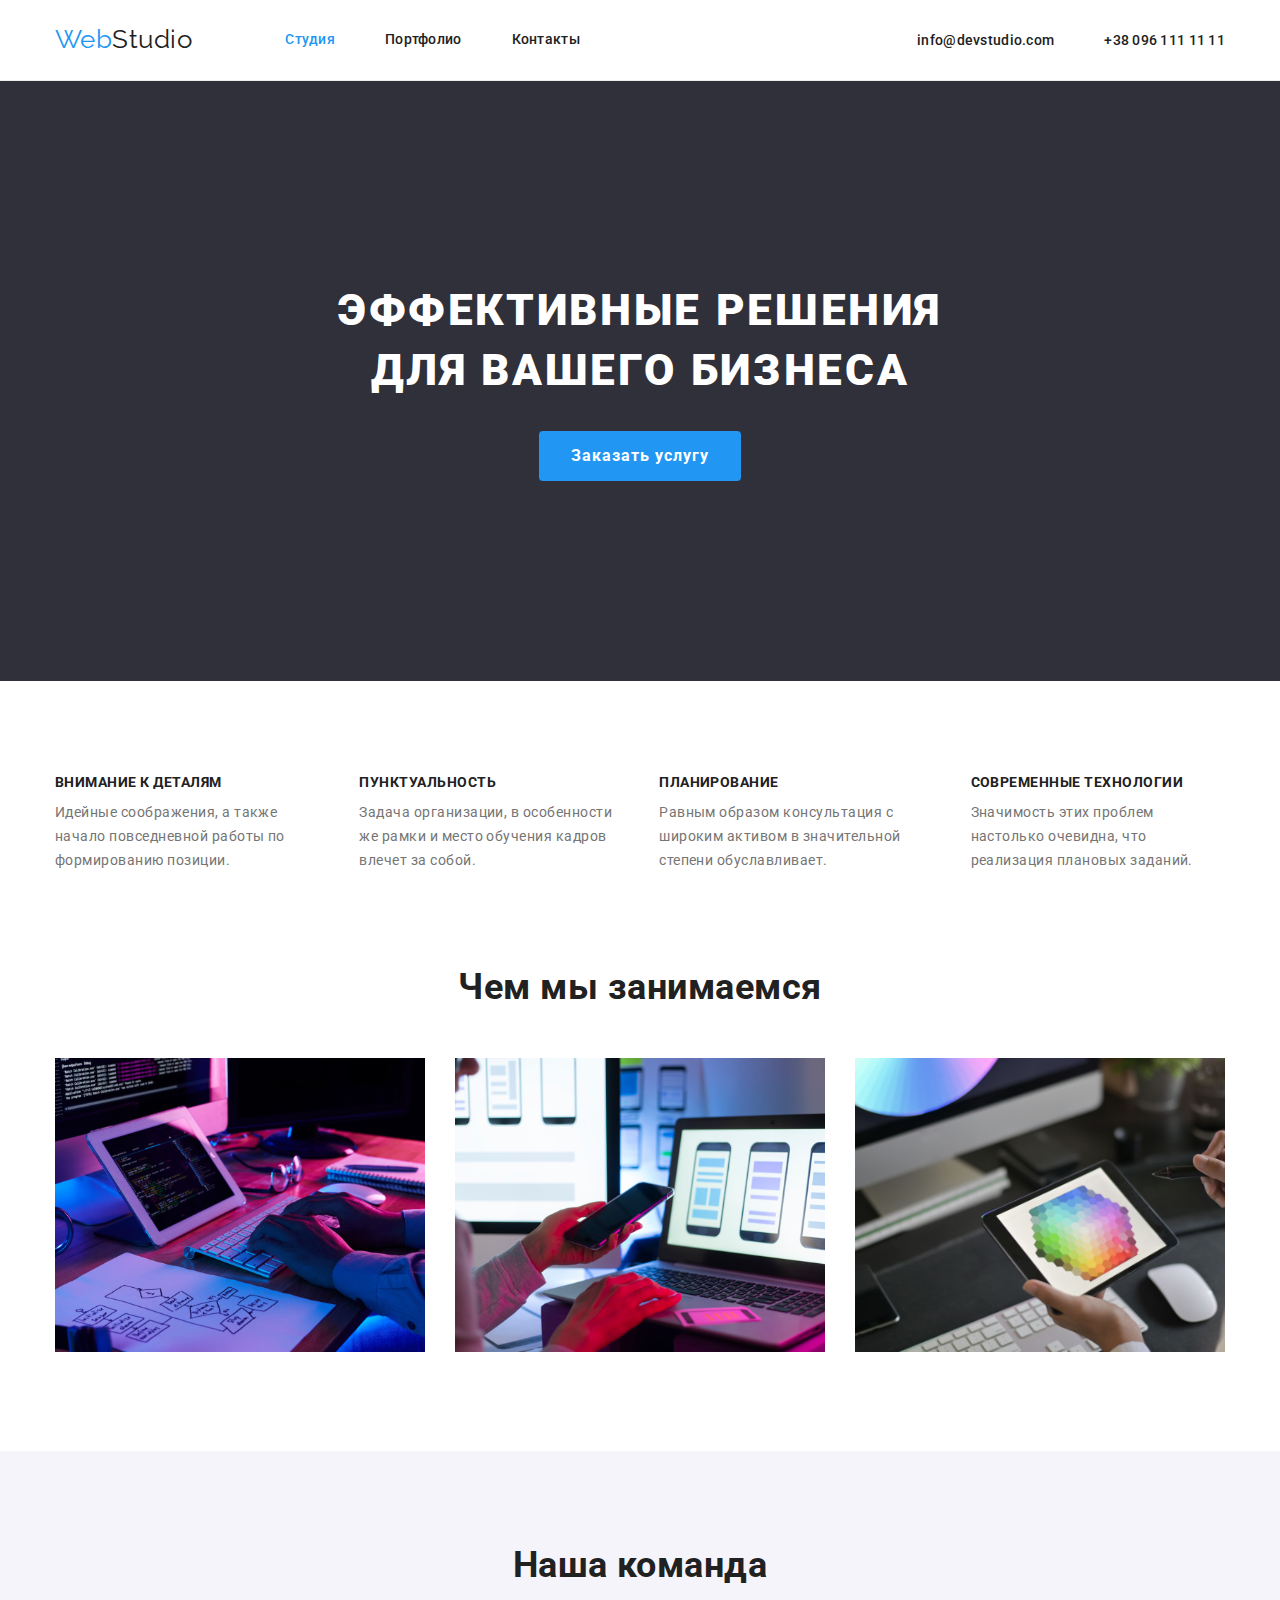
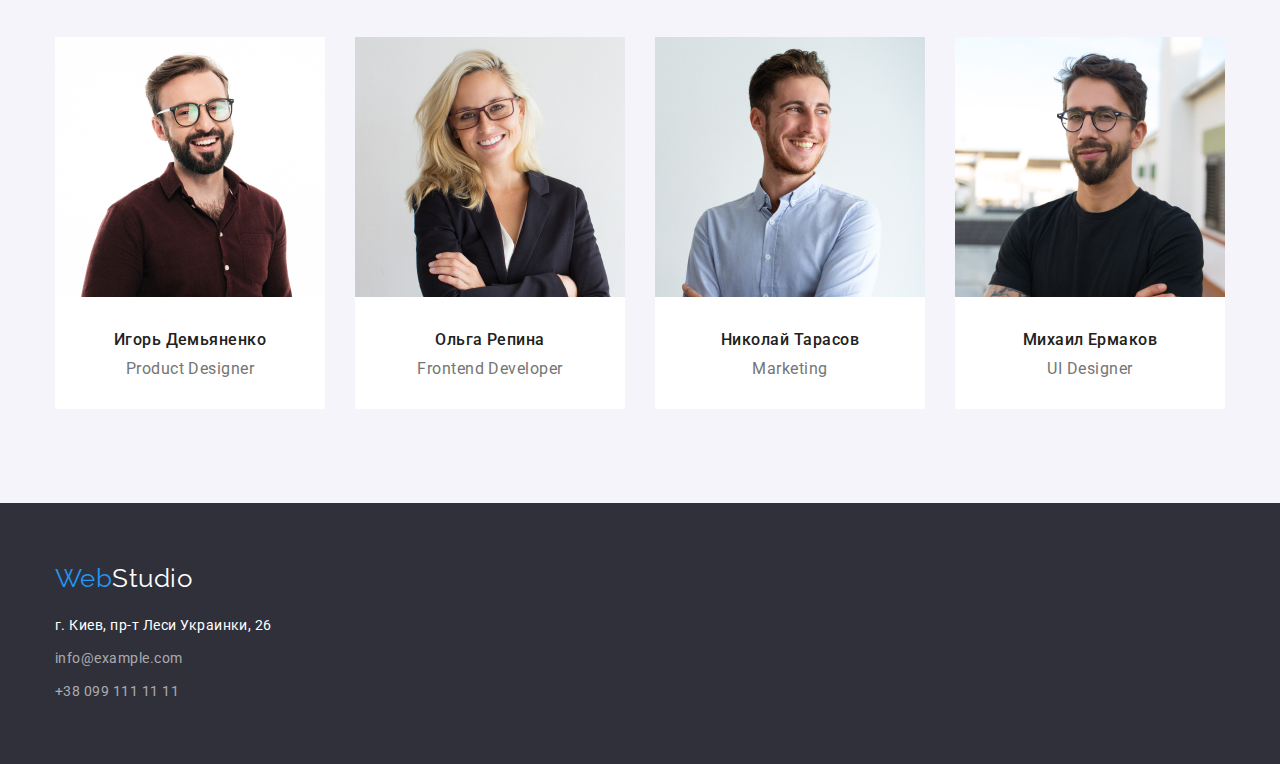
<file: index.html>
<!DOCTYPE html>
<html lang="en">
<head>
    <meta charset="UTF-8">
    <meta name="viewport" content="width=device-width, initial-scale=1.0">
    <title>Document</title>
    <link href="https://fonts.googleapis.com/css2?family=Raleway:wght@700&family=Roboto:wght@400;500;700;900&display=swap" 
          rel="stylesheet">
    <link rel="stylesheet" href="https://cdnjs.cloudflare.com/ajax/libs/modern-normalize/1.0.0/modern-normalize.min.css">
    <link rel="stylesheet" href="./css/styles.css">
</head>
<body>
  <header class="page-header">
    <nav class="container nav-flex">
      <a class="header-link" href="./index.html">
        <span class="name-company">Web</span>Studio          
      </a>
      <ul class="site-nav list">
        <li class="item"> <a href="" class="current link">Студия</a> </li>
        <li class="item"> <a href="./portfolio.html" class="link">Портфолио</a> </li>
        <li class="item"> <a href="" class="link" >Контакты</a> </li>
      </ul>        

      <ul class="site-info list">
        <li class="item"> <a href="mailto:info@devstudio.com" class="link">info@devstudio.com</a> </li>
        <li class="item"> <a href="tel:+380961111111" class="link">+38 096 111 11 11</a> </li>
      </ul>       
    </nav>
  </header>

    <main>
        <!--шапка-->
        <section class="hero">
            <h1 class="hero-title">Эффективные решения <br>для вашего бизнеса</h1>
            <button class="button secondary">Заказать услугу</button>
        </section>
        <!--особенности-->
        <section class="advantages">
            <div class="container">
                <h2 class="section-title">особенности и преимущества</h2>
                <ul class="advantages list">
                    <li class="item"> 
                        <h3>Внимание к деталям</h3>
                        <p>Идейные соображения, а также начало повседневной работы по формированию позиции.</p>
                    </li>
                    <li class="item"> 
                        <h3>Пунктуальность</h3>
                        <p>Задача организации, в особенности же рамки и место обучения кадров влечет за собой.</p>
                    </li>
                    <li class="item"> 
                        <h3>Планирование</h3>
                        <p>Равным образом консультация с широким активом в значительной степени обуславливает.</p>
                    </li>
                    <li class="item"> 
                        <h3>Современные технологии</h3>
                        <p>Значимость этих проблем настолько очевидна, что реализация плановых заданий.</p>
                    </li>
                </ul>
    
            </div>
        </section>
        <!--примеры-работ-->
        <section class="examples">
            <div class="container">
                <h2 class="section-title">Чем мы занимаемся</h2>
            <ul class="examples list">
                <li>
                    <img src="./images/1.svg" width="370" alt="картинка 1">
                </li>
                <li>
                    <img src="./images/2.svg" width="370" alt="картинка 2">
                </li>
                <li>
                    <img src="./images/3.svg" width="370" alt="картинка 3">
                </li>
            </ul>
            </div>
        </section>
        <!--команда-->
        <section class="team">
            <div class="container">
                <h2 class="section-title">Наша команда</h2>
            <ul class="team list">
                <li>
                    <figure>
                        <img class="foto" src="./images/Product-Designer.jpg" width="270" alt="Product Designer">
                        <figcaption>
                            <h3>Игорь Демьяненко</h3>
                            <p>Product Designer</p>
                        </figcaption>
                    </figure>
                </li>
                <li>
                    <figure>
                        <img class="foto" src="./images/Frontend-Developer.jpg" width="270" alt="Frontend Developer">
                        <figcaption>
                            <h3>Ольга Репина</h3>
                            <p>Frontend Developer</p>
                        </figcaption>
                    </figure>
                </li>
                <li>
                    <figure>
                        <img class="foto" src="./images/Marketing.jpg" width="270" alt="Marketing">
                        <figcaption>
                            <h3>Николай Тарасов</h3>
                            <p>Marketing</p>
                        </figcaption>
                    </figure>
                </li>
                <li>
                    <figure>
                        <img class="foto" src="./images/UI-Designer.jpg" width="270" alt="UI Designer">
                        <figcaption>
                            <h3>Михаил Ермаков</h3>
                            <p>UI Designer</p>
                        </figcaption>
                    </figure>
                </li>
            </ul>
            </div>
        </section>
    </main>

    <footer class="footer">
        <div class="container">
            <a class="header-link" href="./index.html">
                <span class="name-company">Web</span>Studio          
              </a>
              <address class="footer-address">
                <span class="item">
                  г. Киев, пр-т Леси Украинки, 26
                </span>
                <a class="item" href="mailto:info@example.com">info@example.com</a>
                <a class="item" href="tel:+380991111111">+38 099 111 11 11</a>
              </address>
        </div>
  </footer>
</body>
</html>
</file>
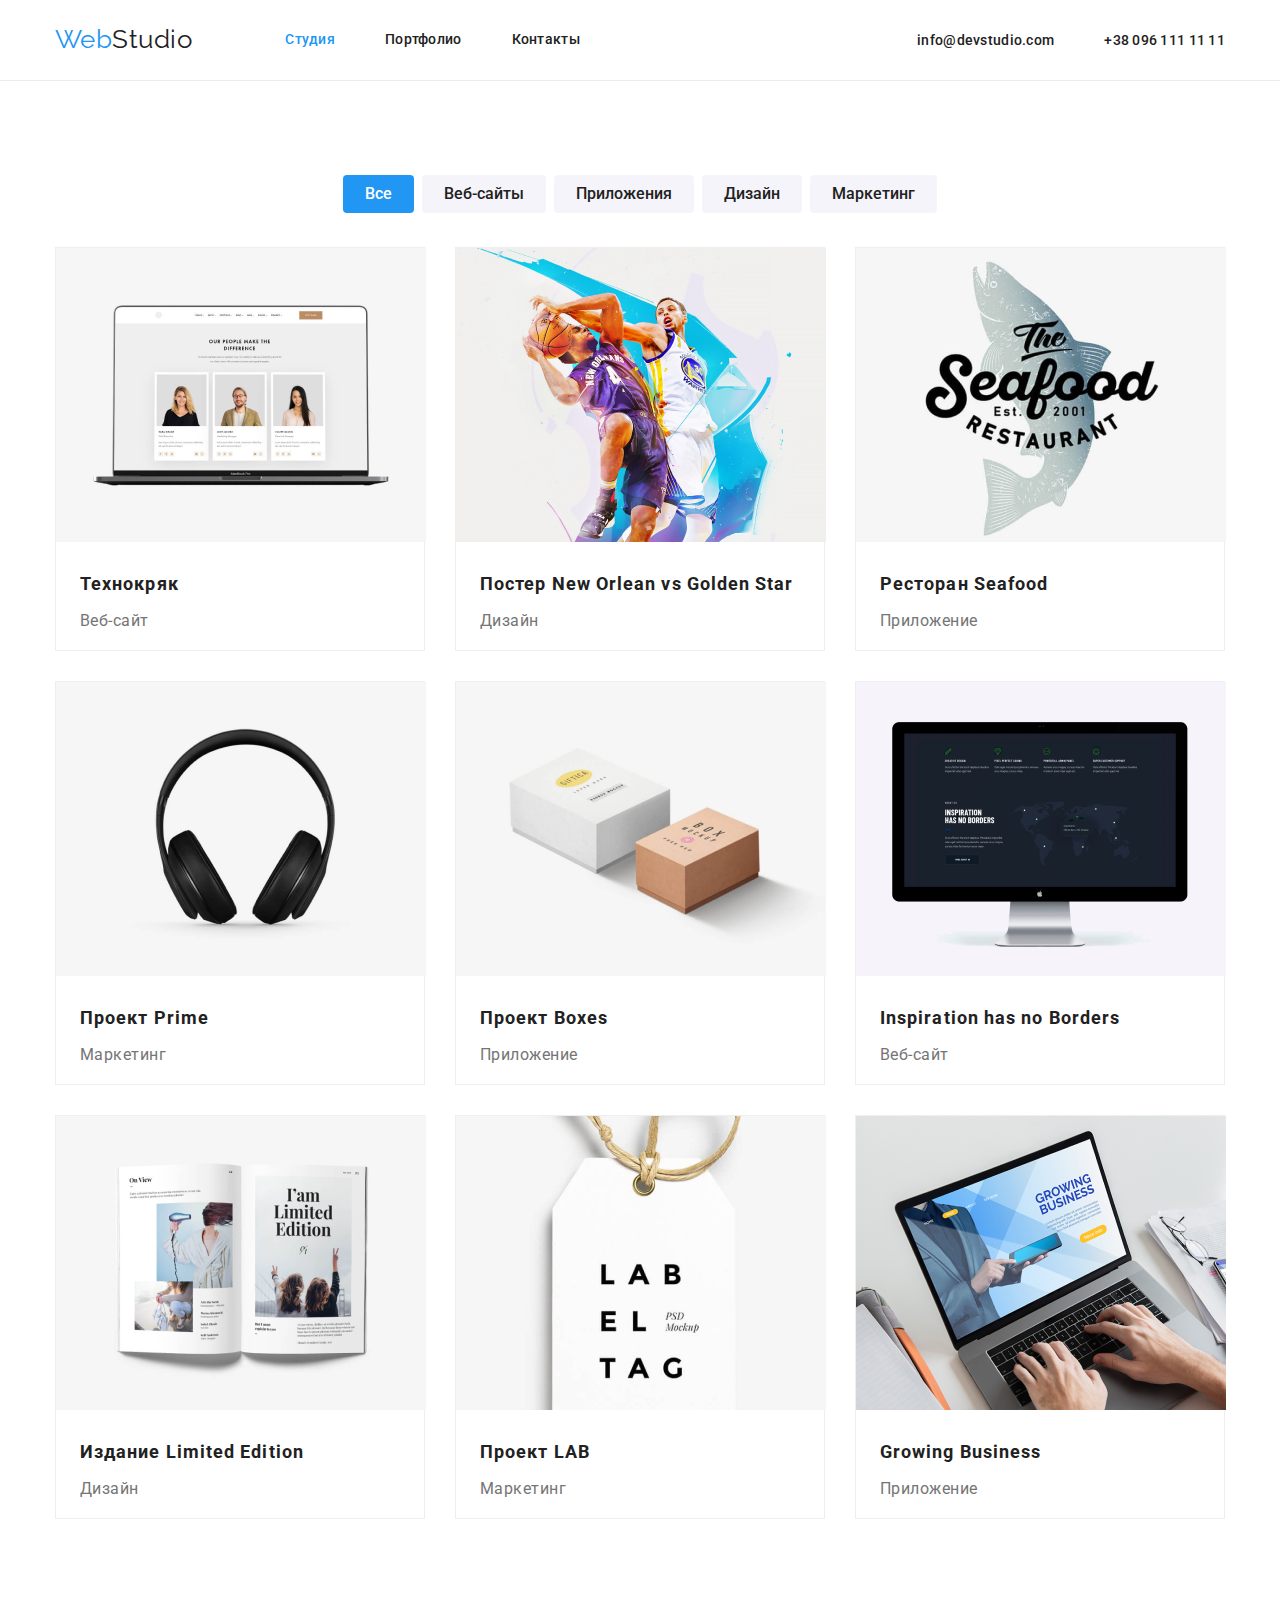
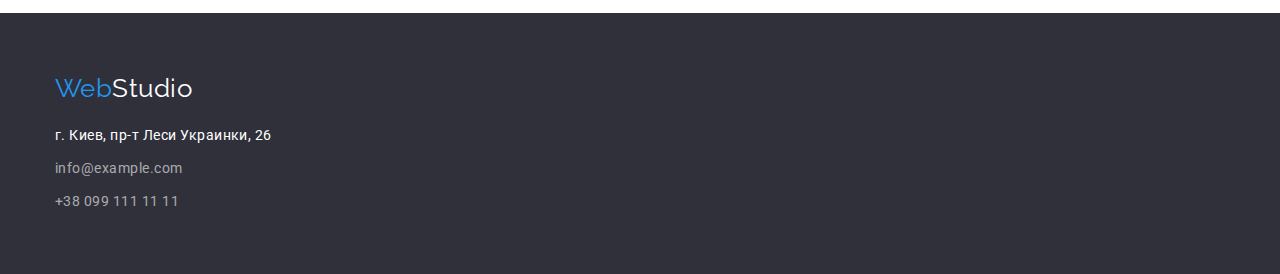
<file: portfolio.html>
<!DOCTYPE html>
<html lang="en">
<head>
    <meta charset="UTF-8">
    <meta name="viewport" content="width=device-width, initial-scale=1.0">
    <title>Document</title>
    <link 
    href="https://fonts.googleapis.com/css2?family=Raleway:wght@700&family=Roboto:wght@400;500;700&display=swap" 
    rel="stylesheet">
    <link rel="stylesheet" href="https://cdnjs.cloudflare.com/ajax/libs/modern-normalize/1.0.0/modern-normalize.min.css">
    <link rel="stylesheet" href="./css/styles.css">
</head>
<body>
    <header class="page-header">
        <nav class="container nav-flex">
          <a class="header-link" href="./index.html">
            <span class="name-company">Web</span>Studio          
          </a>
          <ul class="site-nav list">
            <li class="item"> <a href="./index.html" class="current link">Студия</a> </li>
            <li class="item"> <a href="./portfolio.html" class="link">Портфолио</a> </li>
            <li class="item"> <a href="" class="link" >Контакты</a> </li>
          </ul>        
    
          <ul class="site-info list">
            <li class="item"> <a href="mailto:info@devstudio.com" class="link">info@devstudio.com</a> </li>
            <li class="item"> <a href="tel:+380961111111" class="link">+38 096 111 11 11</a> </li>
          </ul>       
        </nav>
      </header>
    
    <!-- портфолио -->
    <main>
        <section class="portfolio container">
            <h1>портфолио</h1>
            <ul class="list button-flex">
                <li class="item">  
                    <button class="button secondary current" >Все</button>
                </li>
                <li class="item"> 
                    <button class="button primary" >Веб-сайты</button> 
                </li>
                <li class="item"> 
                    <button class="button primary" >Приложения</button>
                </li>
                <li class="item"> 
                    <button class="button primary" >Дизайн</button>
                </li>
                <li class="item"> 
                    <button class="button primary" >Маркетинг</button>
                </li>
            </ul>
            <ul class="works list">
                <li class="item">
                    <img src="./images/portfolio/website-tehnokryak.png" width="370" alt="сайт-технокряк">
                    <h2>Технокряк</h2>
                    <p>Веб-сайт</p>    
                </li>
                <li class="item">
                    <img src="./images/portfolio/design-basketball.png" width="370" alt="Постер New Orlean vs Golden Star">
                    <h2>Постер New Orlean vs Golden Star</h2>
                    <p>Дизайн</p>    
                </li>
                <li class="item">
                    <img src="./images/portfolio/app-restaurant.png" width="370" alt="Ресторан Seafood">
                    <h2>Ресторан Seafood</h2>
                    <p>Приложение</p>    
                </li>
                <li class="item">
                    <img src="./images/portfolio/project-prime.png" width="370" alt="Проект Prime">
                    <h2>Проект Prime</h2>
                    <p>Маркетинг</p>    
                </li>
                <li class="item">
                    <img src="./images/portfolio/app-boxes.png" width="370" alt="Проект Boxes">
                    <h2>Проект Boxes</h2>
                    <p>Приложение</p>    
                </li>
                <li class="item">
                    <img src="./images/portfolio/website-inspiration.png" width="370" alt="Inspiration has no Borders">
                    <h2>Inspiration has no Borders</h2>
                    <p>Веб-сайт</p>    
                </li>
                <li class="item">
                    <img src="./images/portfolio/design-magazine.png" width="370" alt="Издание Limited Edition">
                    <h2>Издание Limited Edition</h2>
                    <p>Дизайн</p>    
                </li>
                <li class="item">
                    <img src="./images/portfolio/project-lab.png" width="370" alt="Проект LAB">
                    <h2>Проект LAB</h2>
                    <p>Маркетинг</p>    
                </li>
                <li class="item">
                    <img src="./images/portfolio/app-business.png" width="370" alt="Growing Business">
                    <h2>Growing Business</h2>
                    <p>Приложение</p>    
                </li>
            </ul>            
        </section>    
    </main>

    <footer class="footer">
        <div class="container">
            <a class="header-link" href="./index.html">
                <span class="name-company">Web</span>Studio          
              </a>
              <address class="footer-address">
                <span class="item">
                  г. Киев, пр-т Леси Украинки, 26
                </span>
                <a class="item" href="mailto:info@example.com">info@example.com</a>
                <a class="item" href="tel:+380991111111">+38 099 111 11 11</a>
              </address>
        </div>
  </footer>
</body>
</html>
</file>
<file: css/styles.css>
:root {
    --primary-text-color: #212121;
    --activ-text-color: #2196F3;
    --secondary-text-colr: #757575;
    --secondary-bg-color: #F5F4FA;
    --primary-bg-color:  #fff;
    --third-bg-color: #2F303A;
}

body {
    background-color: #fff;
    color: var(--primary-text-color);
    font-family: Roboto, sans-serif;
    letter-spacing: 0.03em;
}

/* header */

.page-header {
    border-bottom: 1px solid #ECECEC;
}

.header-link {
    color: var(--primary-text-color);
    font-family: Raleway, sans-serif;
    font-size: 26px;
    line-height: 1.2;
    text-decoration: none;
}

.name-company {
    color: var(--activ-text-color);
}

.list {
list-style: none;
padding: 0;
margin: 0;
}

.site-info a {
    color: var(--primary-text-color); 
    font-weight: 500;
    font-size: 14px;
    line-height: 1.14;
    letter-spacing: 0.02em;  
    text-decoration: none; 
}

.site-info{
    display: flex;
    margin-left: auto;
}

.site-info .link{
    padding-top: 32px;
    padding-bottom: 32px;
}

.site-info .item + .item{
    margin-left: 50px;
}

.nav-flex{
    display: flex;
    align-items: center;
}

.site-nav {
    display: flex;
    margin-left: 93px;
}

.site-nav .link{
    display: block;
    padding-top: 32px;
    padding-bottom: 32px;
}

.site-nav .item:not(:last-child) {
    margin-right: 50px;
}

.site-nav a {
    color: var(--primary-text-color);
    font-weight: 500;
    font-size: 14px;
    line-height: 1.14;
    letter-spacing: 0.02em;
    text-decoration: none;
}

.site-nav a.current {
    color: var(--activ-text-color);
}

.site-info a:hover, 
.site-info a:focus {
    color: var(--activ-text-color);
}

.site-nav a:hover, 
.site-nav a:focus {
    color: var(--activ-text-color);
}


.container {
    margin-left: auto;
    margin-right: auto;
    width: 1200px;
    padding: 0px 15px;
}

/* hero */

.hero {
    text-align: center;
    padding-bottom: 200px;
    padding-top: 200px;
    margin-bottom: 94px;
    background-color: var(--third-bg-color);
    height: 600px;
}

.hero-title {
    margin-top: 0;
    margin-bottom: 30px;
    font-weight: 900;
    font-size: 44px;
    line-height: 1.36;
    letter-spacing: 0.06em;
    text-transform: uppercase;
    color: #ffffff

}

.hero button {
    font-weight: 700;
    font-size: 16px;
    line-height: 1.87;
    text-align: center;
    letter-spacing: 0.06em;
    padding: 10px 32px;
}

/* advantages */

.advantages {
    margin-bottom: 94px;
}


.advantages.list {
    display: flex;
}

.advantages.list .item {
    width: calc((100%-90px)/4);
    margin-right: 30px;
}

.advantages.list .item:nth-child(4n) {
    margin-right: 0;
}

.advantages .section-title {
    display: none;
}

.advantages p {
    color: var(--secondary-text-colr);

font-weight: 400;
font-size: 14px;
line-height: 1.71;
margin-top: 0;
margin-bottom: 0;
}

.advantages h3 {
    font-weight: 700;
    font-size: 14px;
    line-height: 1.14;
    text-transform: uppercase;
    margin-top: 0;
    margin-bottom: 10px;
}

.section-title {
    margin-top: 0;
    margin-bottom: 50px;
    font-weight: 700;
    font-size: 36px;
    line-height: 1.16;
    text-align: center;
}


/* examples */

.examples {
    margin-bottom: 94px;
}

.examples.list {
    display: flex;
}


.examples.list li:not(:last-child) {
    margin-right: 30px;
}


/* team */

.team {
    background-color: var(--secondary-bg-color);

}

.team > div {
    padding-bottom: 94px;
    padding-top: 94px;
}

.team p {
    color: var(--secondary-text-colr);
    font-weight: 400;
    font-size: 16px;
    line-height: 1.18;
    text-align: center;
    margin: 0;
}

.team h3 {
    font-weight: 500;
    font-size: 16px;
    line-height: 1.18;
    text-align: center;
    margin-top: 0;
    margin-bottom: 10px;
}

.team .section-title {

}

.team figure {
    margin: 0;
    background-color: #fff;
    padding-bottom: 30px;
}

.team .foto {
    margin-bottom: 30px;
}

.team.list {
    display: flex;
}

.team.list li {
    width: calc((100%-90)/4);
}

.team.list li:not(:last-child) {
    margin-right: 30px;
}

/* footer */

.footer {
    background-color: var(--third-bg-color);
}

.footer .header-link {
    color: #ffffff;
}

.footer-address > span {
    color: #ffffff;
}

.footer     .container {
    padding-top: 60px;
    padding-bottom: 60px;
}


.footer-address .item + .item {
    margin-top: 9px;
}

.footer-address {
    display: flex;
    flex-direction: column;
    margin-top: 20px;
    
    font-style: normal;
    font-weight: 400;
    font-size: 14px;
    line-height: 1.71;    
}

.footer-address a {
    color: rgba(255, 255, 255, 0.6);
    text-decoration: none;
}


/* button */

.button {
    background-color: var(--secondary-bg-color);
    color: var(--primary-text-color);
    font-family: Roboto, sans-serif;
    text-decoration: none;
    padding: 6px 22px;
    border-radius: 4px;
    border: none;
    font-weight: 500;
    font-size: 16px;
    line-height: 1.62;
}

.button.primary:hover, 
.button.primary:focus {
    background-color: var(--activ-text-color);
    color: var(--primary-bg-color);
}

.button.primary {
    background-color: var(--secondary-bg-color);
    color: var(--primary-text-color);
}

.button.secondary {
    background-color: var(--activ-text-color);
    color: var(--primary-bg-color);
}

.button.secondary.current {
    background-color: var(--activ-text-color);
    color: var(--primary-bg-color);
}

/* потфолио */

.button-flex{
    display: flex;
    justify-content: center;
    margin-bottom: 34px;
}

.button-flex .item.item:not(:last-child){
    margin-right: 8px;
}

.works.list h2 {
    font-weight: 700;
    font-size: 18px;
    line-height: 2;
    letter-spacing: 0.06em;
    text-align: left;
} 

.works.list p {
font-weight: 400;
font-size: 16px;
line-height: 1.87;
color: var(--secondary-text-colr);
}

.works.list{
    display:flex;
    flex-wrap: wrap;
}

.works.list .item{
    margin-right: 30px;
    margin-bottom: 30px;
    width: 370px;
    height: 404px;
    border: 1px solid #eeeeee;
}

.works.list .item p {
    margin: 0;
    padding-left: 24px;
    padding-right: 24px;
    margin-bottom: 20px ;
}

.works.list .item h2 {
    margin-top: 20px;
    margin-bottom: 4px;
    padding-left: 24px;
    padding-right: 24px;
}

.works.list .item:nth-child(3n){
    margin-right: 0;
}

.works.list .item:nth-last-child(-n+3){
    margin-bottom: 0;
}

.portfolio.container {
    margin-bottom: 94px;
    margin-top: 94px;
}

.portfolio.container h1 {
    display: none;
}

/* цвет страницы #FFFFFF */
/* основной цвет текста 212121 */
/* вторичный цвет текста 757575 */
/* цвет эффектов 2196F3 */
/* доп. цвет фона F5F4FA */
/* цвет подвала 2F303A */
</file>
